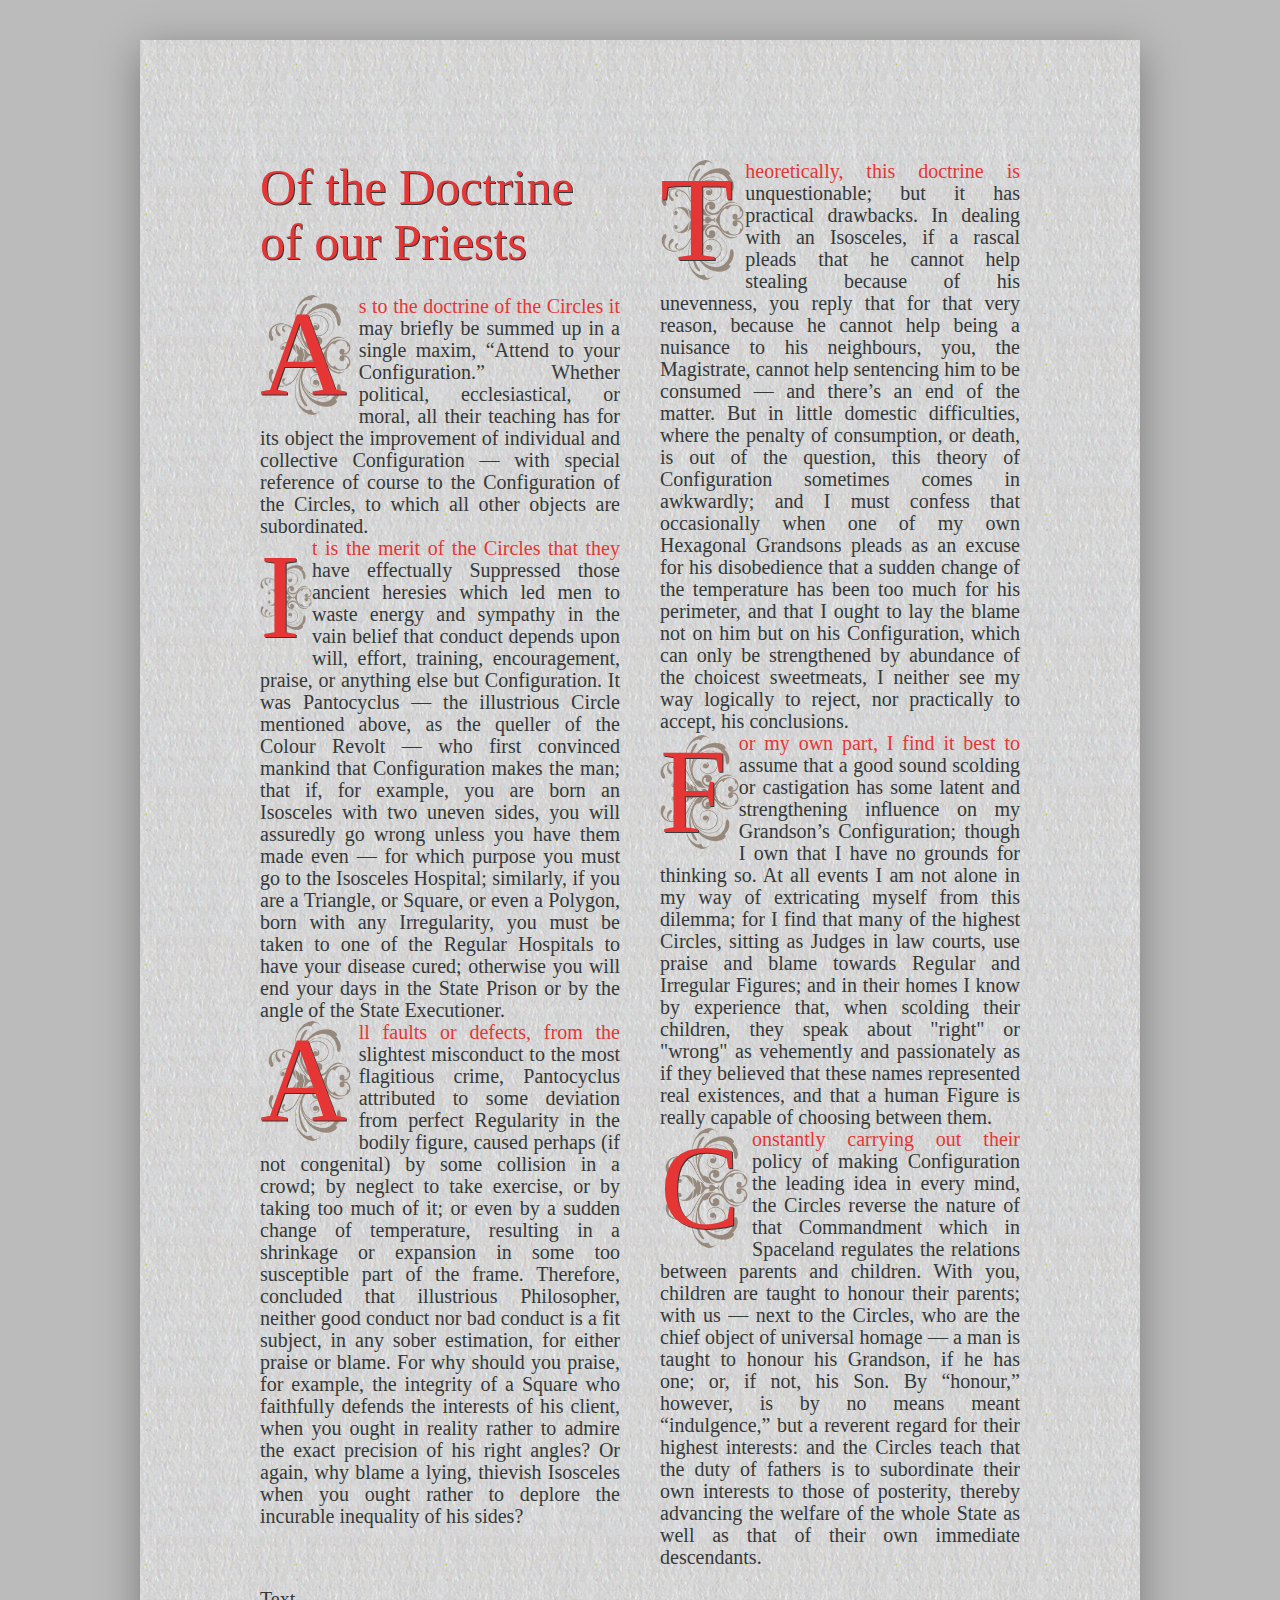
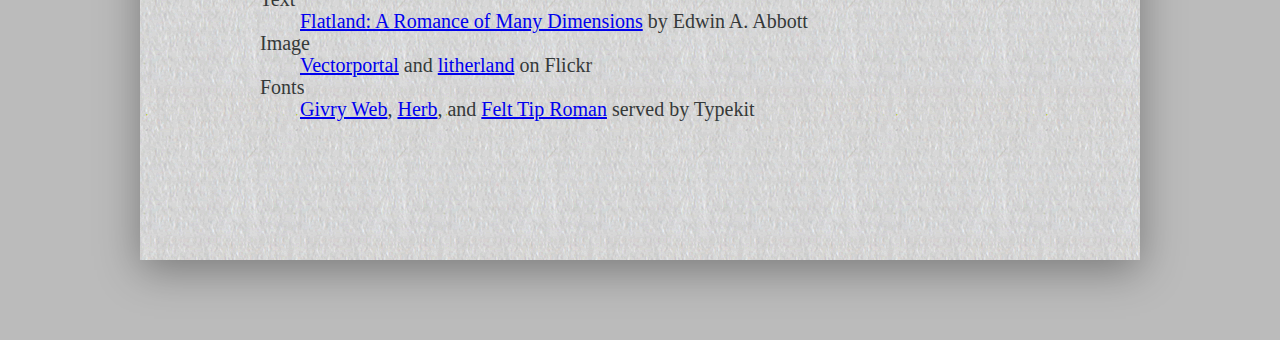
<file: early-printed-book/index.html>
<!DOCTYPE html>
<html>
  <head>
    <meta http-equiv="Content-type" content="text/html; charset=utf-8">
    <title>Early Printed Book | Get the Look</title>

    <meta name="viewport" content="width=1024">

    <!-- Typekit fonts -->
    <script type="text/javascript" src="http://use.typekit.com/dfy6hyx.js"></script>
    <script type="text/javascript">try{Typekit.load();}catch(e){}</script>

    <!-- CSS styles -->
    <link rel="stylesheet" href="styles.css" type="text/css">

  </head>
  <body>

    <div class="page">

      <div class="content">
        <h1>Of the Doctrine of our Priests</h1>
        <p>
          As to the doctrine of the Circles it may briefly be summed up in a
          single maxim, &ldquo;Attend to your Configuration.&rdquo; Whether
          political, ecclesiastical, or moral, all their teaching has for its
          object the improvement of individual and collective Configuration
          &mdash; with special reference of course to the Configuration of the
          Circles, to which all other objects are subordinated.
        </p>
        <p>
          It is the merit of the Circles that they have effectually Suppressed
          those ancient heresies which led men to waste energy and sympathy in
          the vain belief that conduct depends upon will, effort, training,
          encouragement, praise, or anything else but Configuration. It was
          Pantocyclus &mdash; the illustrious Circle mentioned above, as the
          queller of the Colour Revolt &mdash; who first convinced mankind that
          Configuration makes the man; that if, for example, you are born an
          Isosceles with two uneven sides, you will assuredly go wrong unless
          you have them made even &mdash; for which purpose you must go to the
          Isosceles Hospital; similarly, if you are a Triangle, or Square, or
          even a Polygon, born with any Irregularity, you must be taken to one
          of the Regular Hospitals to have your disease cured; otherwise you
          will end your days in the State Prison or by the angle of the State
          Executioner.
        </p>
        <p>
          All faults or defects, from the slightest misconduct to the most
          flagitious crime, Pantocyclus attributed to some deviation from
          perfect Regularity in the bodily figure, caused perhaps (if not
          congenital) by some collision in a crowd; by neglect to take exercise,
          or by taking too much of it; or even by a sudden change of
          temperature, resulting in a shrinkage or expansion in some too
          susceptible part of the frame. Therefore, concluded that illustrious
          Philosopher, neither good conduct nor bad conduct is a fit subject, in
          any sober estimation, for either praise or blame. For why should you
          praise, for example, the integrity of a Square who faithfully defends
          the interests of his client, when you ought in reality rather to
          admire the exact precision of his right angles? Or again, why blame a
          lying, thievish Isosceles when you ought rather to deplore the
          incurable inequality of his sides?
        </p>
        <p>
          Theoretically, this doctrine is unquestionable; but it has practical
          drawbacks. In dealing with an Isosceles, if a rascal pleads that he
          cannot help stealing because of his unevenness, you reply that for
          that very reason, because he cannot help being a nuisance to his
          neighbours, you, the Magistrate, cannot help sentencing him to be
          consumed &mdash; and there&rsquo;s an end of the matter. But in little
          domestic difficulties, where the penalty of consumption, or death, is
          out of the question, this theory of Configuration sometimes comes in
          awkwardly; and I must confess that occasionally when one of my own
          Hexagonal Grandsons pleads as an excuse for his disobedience that a
          sudden change of the temperature has been too much for his perimeter,
          and that I ought to lay the blame not on him but on his Configuration,
          which can only be strengthened by abundance of the choicest
          sweetmeats, I neither see my way logically to reject, nor practically
          to accept, his conclusions.
        </p>
        <p>
          For my own part, I find it best to assume that a good sound scolding
          or castigation has some latent and strengthening influence on my
          Grandson&rsquo;s Configuration; though I own that I have no grounds
          for thinking so. At all events I am not alone in my way of extricating
          myself from this dilemma; for I find that many of the highest Circles,
          sitting as Judges in law courts, use praise and blame towards Regular
          and Irregular Figures; and in their homes I know by experience that,
          when scolding their children, they speak about "right" or "wrong" as
          vehemently and passionately as if they believed that these names
          represented real existences, and that a human Figure is really capable
          of choosing between them.
        </p>
        <p>
          Constantly carrying out their policy of making Configuration the
          leading idea in every mind, the Circles reverse the nature of that
          Commandment which in Spaceland regulates the relations between parents
          and children. With you, children are taught to honour their parents;
          with us &mdash; next to the Circles, who are the chief object of
          universal homage &mdash; a man is taught to honour his Grandson, if he
          has one; or, if not, his Son. By &ldquo;honour,&rdquo; however, is by
          no means meant &ldquo;indulgence,&rdquo; but a reverent regard for
          their highest interests: and the Circles teach that the duty of
          fathers is to subordinate their own interests to those of posterity,
          thereby advancing the welfare of the whole State as well as that of
          their own immediate descendants.
        </p>
      </div>

      <dl class="credits">
        <dt>Text</dt>
        <dd><a href="http://en.wikipedia.org/wiki/Flatland">Flatland: A Romance of Many Dimensions</a> by Edwin A. Abbott</dd>
        <dt>Image</dt>
        <dd><a href="http://www.flickr.com/photos/vectorportal/5517461069/">Vectorportal</a> and <a href="http://www.flickr.com/photos/litherland/320264147/">litherland</a> on Flickr</dd>
        <dt>Fonts</dt>
        <dd><a href="https://typekit.com/fonts/givry-web">Givry Web</a>, <a href="https://typekit.com/fonts/herb">Herb</a>, and <a href="https://typekit.com/fonts/felt-tip-roman">Felt Tip Roman</a> served by Typekit</dd>
      </dl>

    </div>

  </body>
</html>
</file>
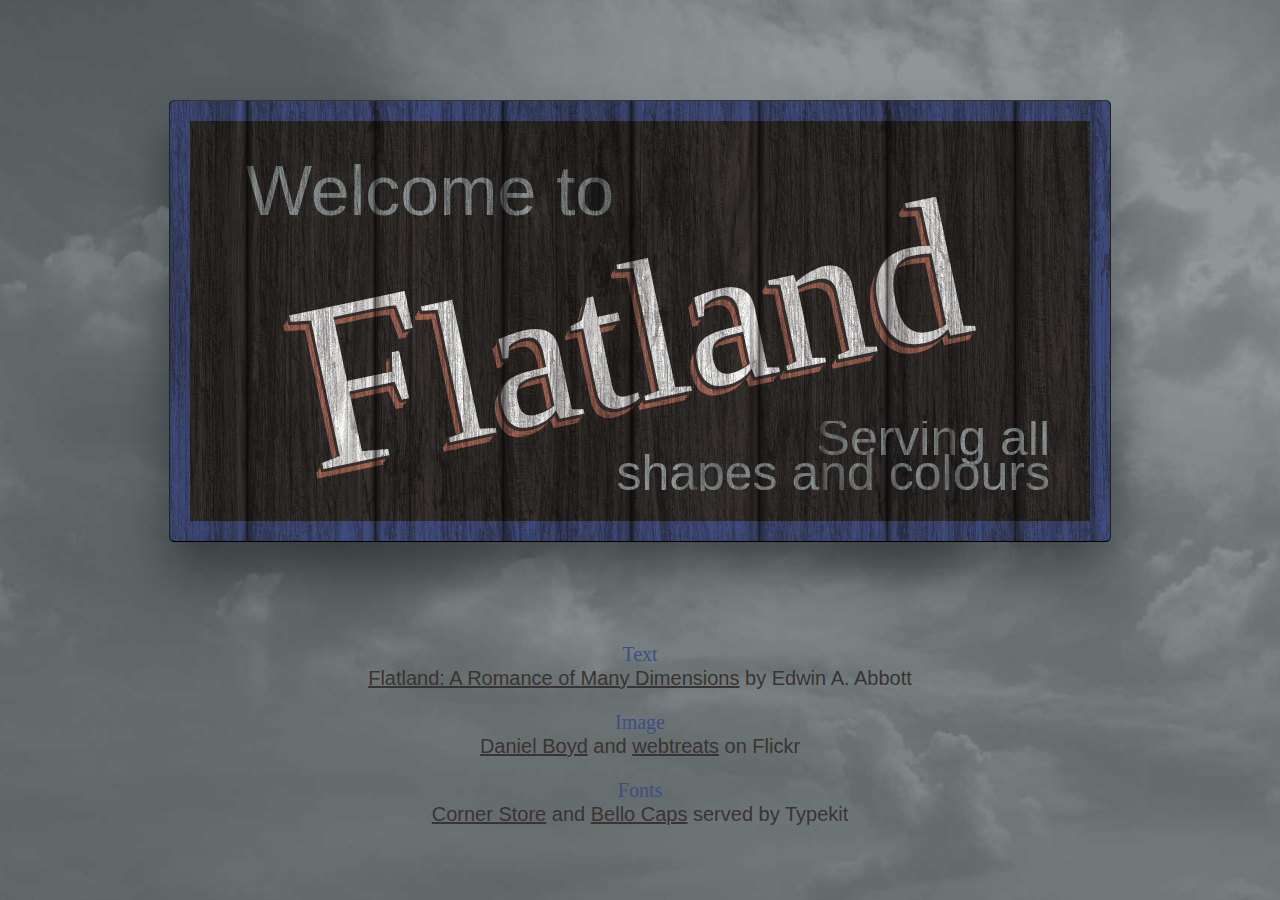
<file: hand-painted-sign/index.html>
<!DOCTYPE html>
<html>
  <head>
    <meta http-equiv="Content-type" content="text/html; charset=utf-8">
    <title>Hand-Painted Sign | Get the Look</title>

    <meta name="viewport" content="width=1024">

    <!-- Typekit fonts -->
    <script type="text/javascript" src="http://use.typekit.com/umo5mtn.js"></script>
    <script type="text/javascript">try{Typekit.load();}catch(e){}</script>

    <!-- CSS styles -->
    <link rel="stylesheet" href="styles.css" type="text/css">

  </head>
  <body>

    <div class="sign">
      <h1>
        <span class="welcome">Welcome to</span>
        <span class="name">Flatland</span>
      </h1>
      <h2>
        <span class="line">Serving all</span>
        <span class="line">shapes and colours</span>
      </h2>
    </div>

    <dl class="credits">
      <dt>Text</dt>
      <dd><a href="http://en.wikipedia.org/wiki/Flatland">Flatland: A Romance of Many Dimensions</a> by Edwin A. Abbott</dd>
      <dt>Image</dt>
      <dd><a href="http://www.flickr.com/photos/dannykboyd/4746718211/">Daniel Boyd</a> and <a href="http://www.flickr.com/photos/webtreatsetc/4451865583/">webtreats</a> on Flickr</dd>
      <dt>Fonts</dt>
      <dd><a href="https://typekit.com/fonts/corner-store">Corner Store</a> and <a href="https://typekit.com/fonts/bello-caps">Bello Caps</a> served by Typekit</dd>
    </dl>

  </body>
</html>
</file>
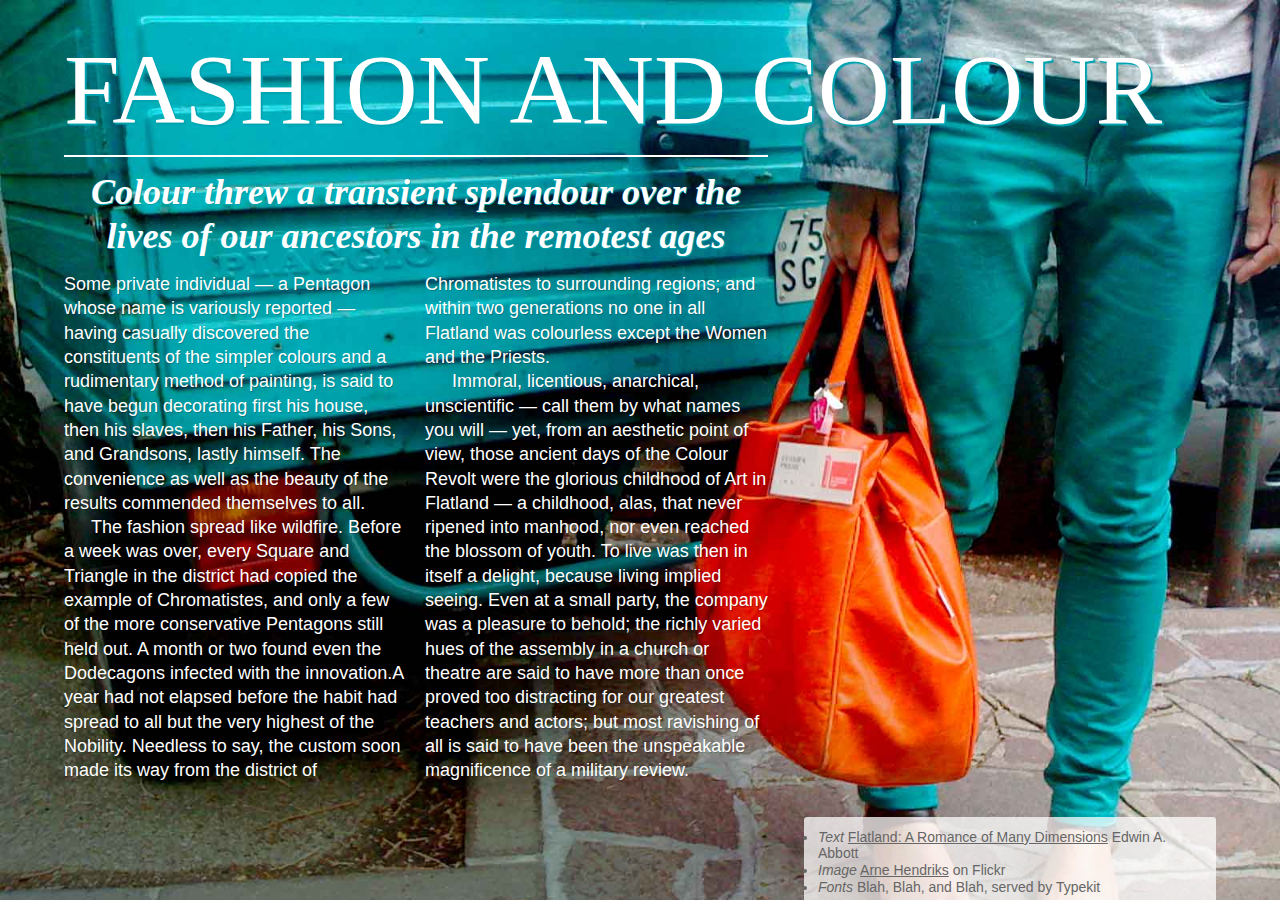
<file: magazine-spread/index.html>
<!DOCTYPE html>
<html>
  <head>
    <meta http-equiv="Content-type" content="text/html; charset=utf-8">
    <title>Magazine Spread | Get the Look</title>
    <link rel="stylesheet" href="styles.css" type="text/css">
  </head>
  <body>
    <div class="heading">
      <h1>Fashion and Colour</h1>
      <h2>Colour threw a transient splendour over the lives of our ancestors in the remotest ages</h2>
    </div>
    <div class="text">
      <p>
        Some private individual — a Pentagon whose name is variously reported —
        having casually discovered the constituents of the simpler colours and a
        rudimentary method of painting, is said to have begun decorating first
        his house, then his slaves, then his Father, his Sons, and Grandsons,
        lastly himself. The convenience as well as the beauty of the results
        commended themselves to all.
      </p>
      <p>
        The fashion spread like wildfire. Before a week was over, every Square
        and Triangle in the district had copied the example of Chromatistes,
        and only a few of the more conservative Pentagons still held out. A
        month or two found even the Dodecagons infected with the innovation.A
        year had not elapsed before the habit had spread to all but the very
        highest of the Nobility. Needless to say, the custom soon made its way
        from the district of Chromatistes to surrounding regions; and within two
        generations no one in all Flatland was colourless except the Women and
        the Priests.
      </p>
      <p>
        Immoral, licentious, anarchical, unscientific — call them by what names
        you will — yet, from an aesthetic point of view, those ancient days of
        the Colour Revolt were the glorious childhood of Art in Flatland — a
        childhood, alas, that never ripened into manhood, nor even reached the
        blossom of youth. To live was then in itself a delight, because living
        implied seeing. Even at a small party, the company was a pleasure to
        behold; the richly varied hues of the assembly in a church or theatre
        are said to have more than once proved too distracting for our greatest
        teachers and actors; but most ravishing of all is said to have been the
        unspeakable magnificence of a military review.
      </p>
    </div>
    <ul class="credits">
      <li><em>Text</em> <a href="http://en.wikipedia.org/wiki/Flatland">Flatland: A Romance of Many Dimensions</a> Edwin A. Abbott</li>
      <li><em>Image</em> <a href="http://www.flickr.com/photos/arnehendriks/3608648382/">Arne Hendriks</a> on Flickr</li>
      <li><em>Fonts</em> Blah, Blah, and Blah, served by Typekit</li>
    </ul>
  </body>
</html>
</file>
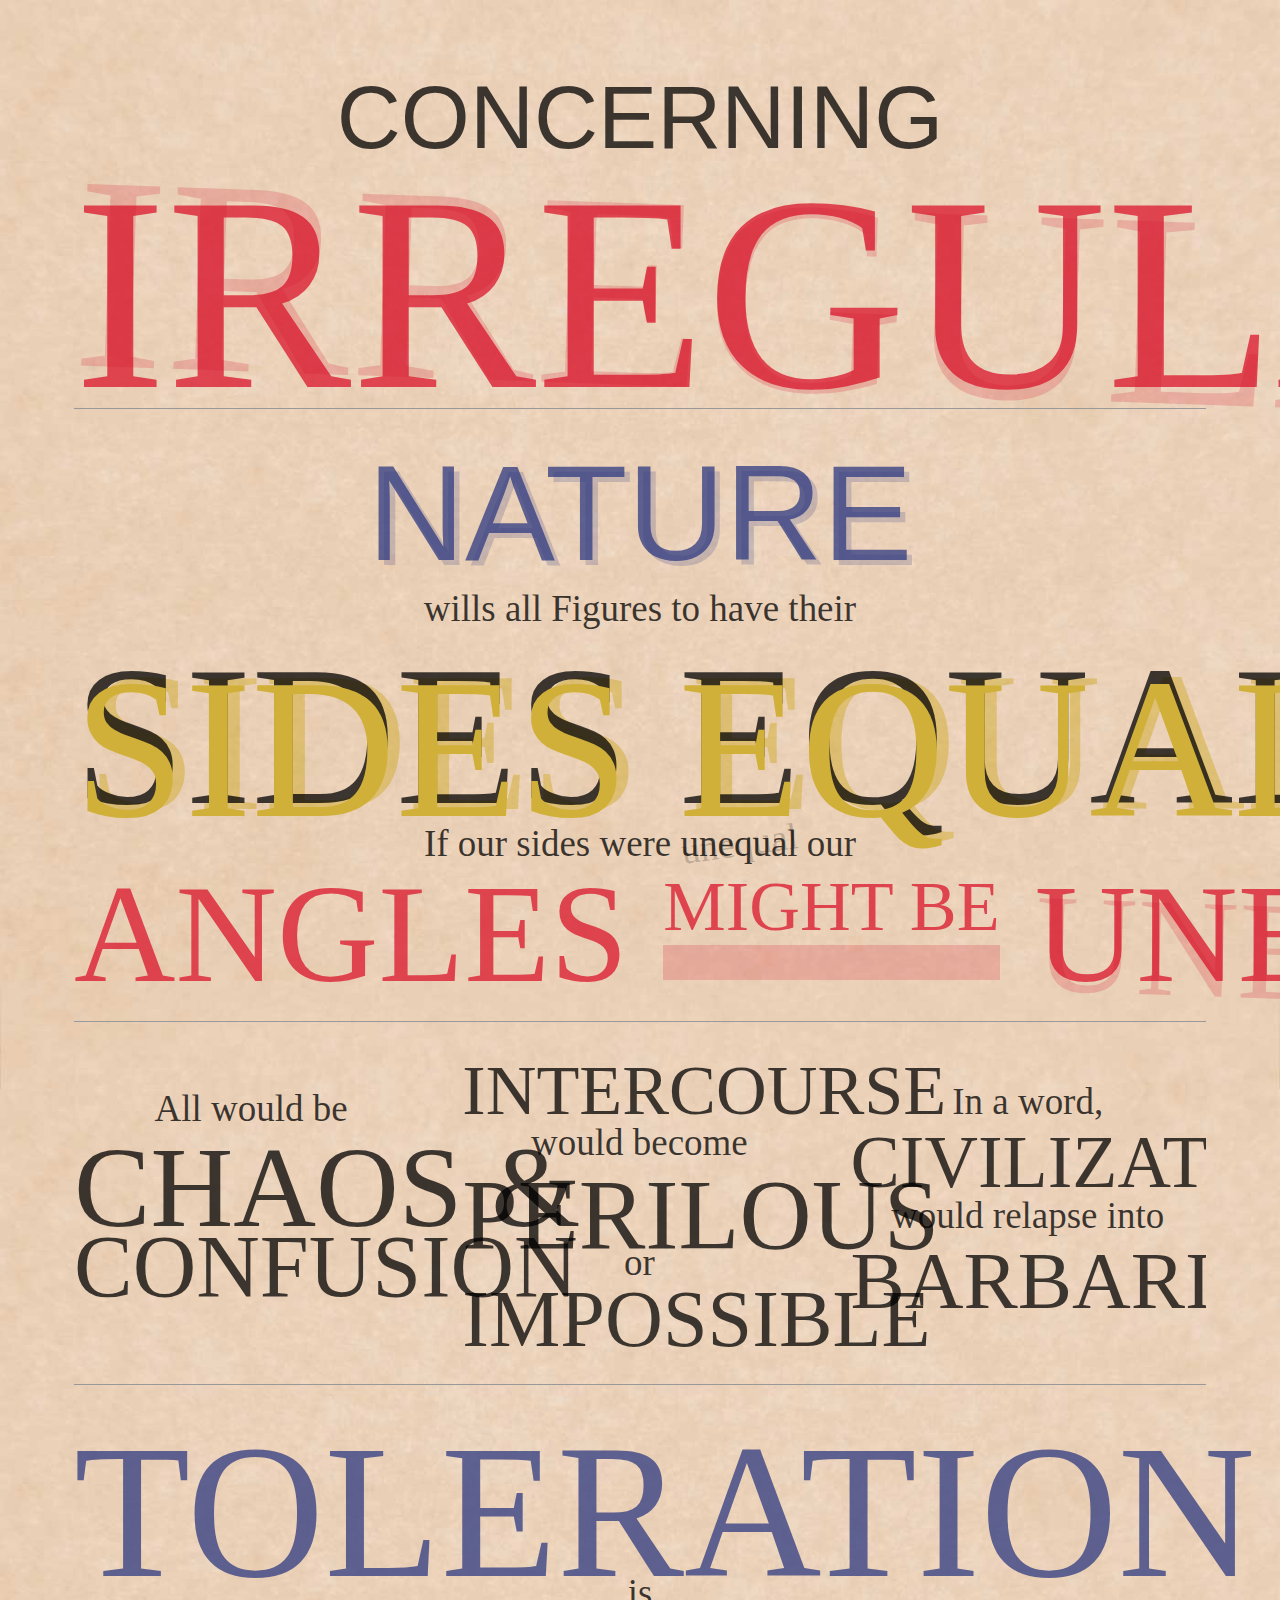
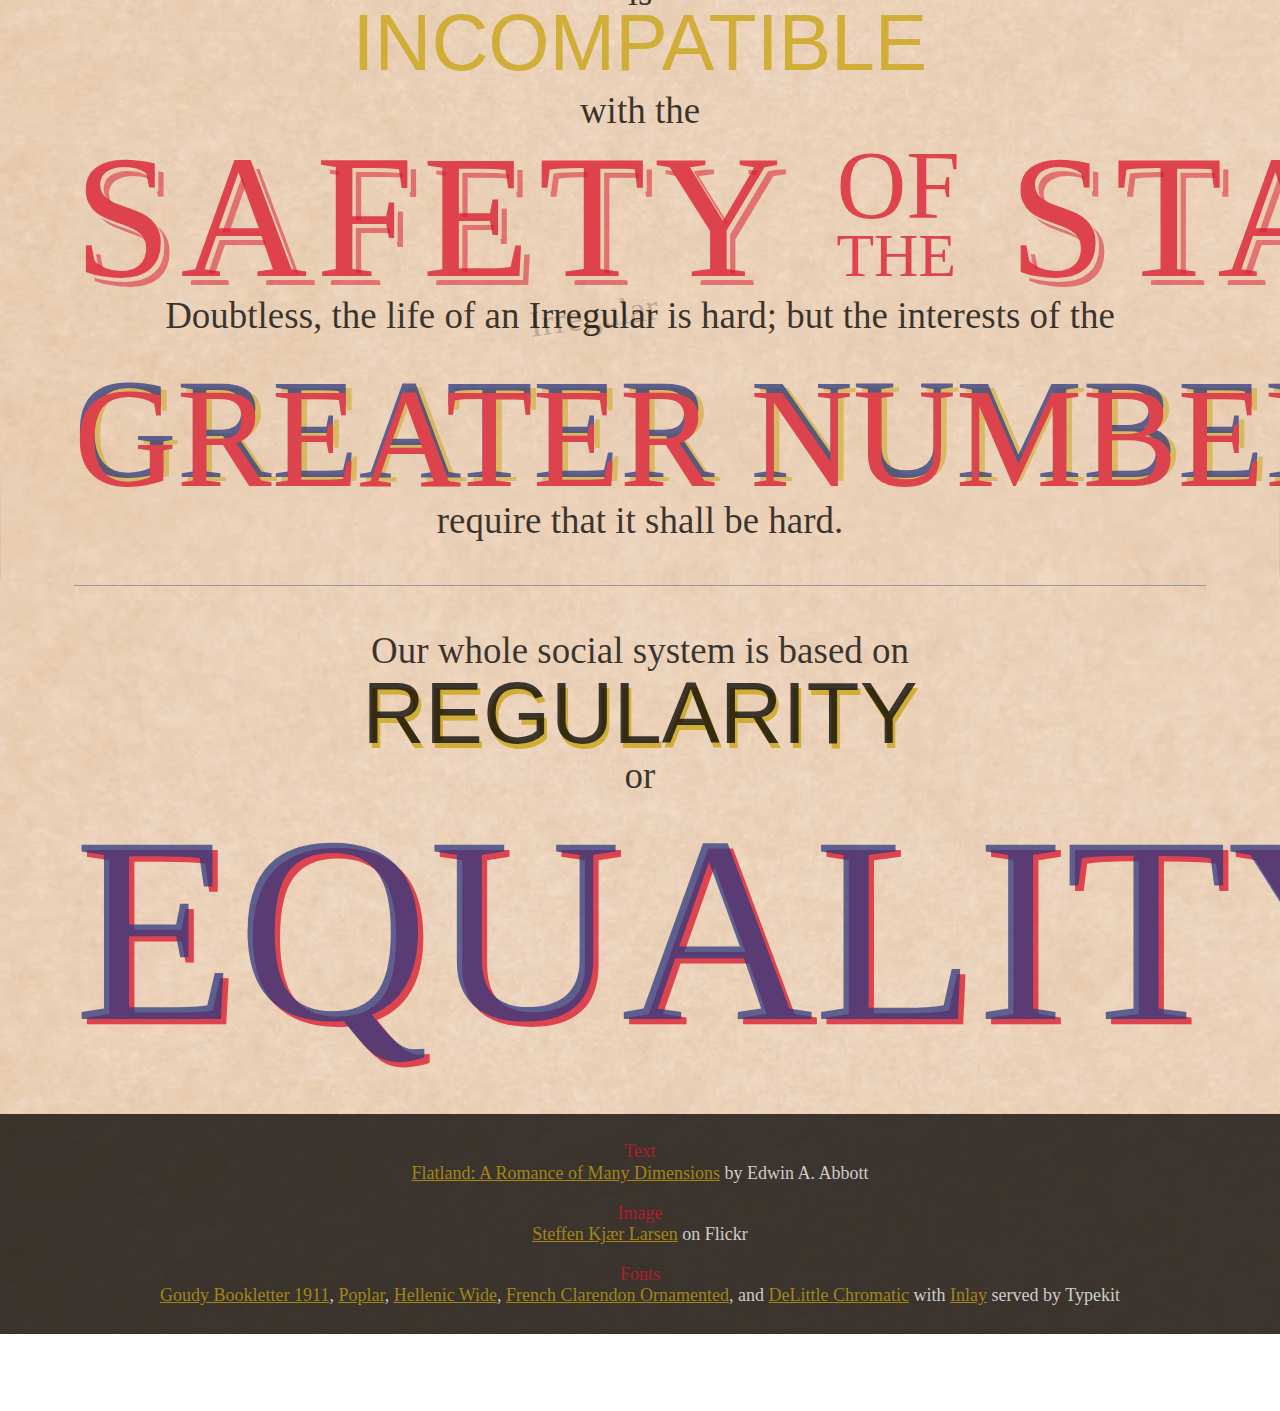
<file: wood-type-poster/index.html>
<!DOCTYPE html>
<html>
  <head>
    <meta http-equiv="Content-type" content="text/html; charset=utf-8">
    <title>Wood Type Poster | Get the Look</title>

    <!-- Typekit fonts -->
    <script type="text/javascript" src="http://use.typekit.com/rck3htg.js"></script>
    <script type="text/javascript">try{Typekit.load();}catch(e){}</script>

    <!-- jQuery and FitText libraries -->
    <script src="https://ajax.googleapis.com/ajax/libs/jquery/1.7.1/jquery.min.js"></script>
    <script src="../shared/js/jquery.fittext.js"></script>

    <!-- CSS styles -->
    <link rel="stylesheet" href="styles.css" type="text/css">

    <!-- Create content for Chroma overlays and set up FitText -->
    <script>
      $(function() {
        $('.chroma, .misprint').each(function() {
          $(this).attr('data-content', $(this).text());
        });
        $('.poster').fitText(3.05);
      });
    </script>

  </head>
  <body>

    <div class="poster">

      <h1>
        <strong class="wide">Concerning</strong>
        <strong class="condensed"><span class="misprint">Irregular</span> Figures</strong>
      </h1>

      <p class="para1">
        <strong class="wide">Nature</strong> wills all Figures to have their
        <strong class="chroma">sides equal</strong><span class="punc">.</span>
        If our sides were <span class="misprint">unequal</span> our
        <strong class="regular">angles <small>might be</small> <span class="misprint">unequal</span></strong><span class="punc">.</span>
      </p>

      <p class="para2">
        <span class="block1">
          All would be
          <strong class="regular">chaos &</strong> <strong class="regular">confusion</strong><span class="punc">.</span>
        </span>
        <span class="block2">
          <strong class="regular">Intercourse</strong> would become
          <strong class="regular">perilous</strong>
          or
          <strong class="regular">impossible</strong><span class="punc">.</span>
        </span>
        <span class="block3">
          In a word,
          <strong class="regular">civilization</strong>
          would relapse into
          <strong class="regular">barbarism</strong><span class="punc">.</span>
        </span>
      </p>

      <p class="para3">
        <strong class="condensed">Toleration <small>of</small> <span class="misprint">Irregularity</span></strong> is
        <strong class="wide">incompatible</strong> with the
        <strong class="regular">safety <small>of</small> <small>the</small> State</strong><span class="punc">.</span>
        Doubtless, the life of an <span class="misprint">Irregular</span> is hard; but the interests of the
        <strong class="chroma">Greater Number</strong>
        require that it shall be hard.
      </p>

      <p class="para4">
        Our whole social system is based on
        <strong class="wide">Regularity</strong><span class="punc">,</span>
        or
        <strong class="condensed">Equality of Angles</strong><span class="punc">.</span>
      </p>

    </div>

    <dl class="credits">
      <dt>Text</dt>
      <dd><a href="http://en.wikipedia.org/wiki/Flatland">Flatland: A Romance of Many Dimensions</a> by Edwin A. Abbott</dd>
      <dt>Image</dt>
      <dd><a href="http://www.flickr.com/photos/steffen-larsen/2646553223/">Steffen Kjær Larsen</a> on Flickr</dd>
      <dt>Fonts</dt>
      <dd>
        <a href="https://typekit.com/fonts/goudy-bookletter-1911">Goudy Bookletter 1911</a>,
        <a href="https://typekit.com/fonts/poplar-std">Poplar</a>,
        <a href="https://typekit.com/fonts/hellenic-wide">Hellenic Wide</a>,
        <a href="https://typekit.com/fonts/french-clarendon-ornamented">French Clarendon Ornamented</a>,
        and <a href="https://typekit.com/fonts/delittle-chromatic">DeLittle Chromatic</a> with
        <a href="https://typekit.com/fonts/delittle-chromatic-inlay">Inlay</a>
        served by Typekit
      </dd>
    </dl>

  </body>
</html>
</file>
<file: early-printed-book/styles.css>
/**
 * Colors:
 * Red   - #e53635
 * Gold  - #816e5d
 * Black - #353939
 */

/* Overall document and type */

html,
body {
  margin: 0;
  padding: 0;
}

html {
  background: #bbb;
  color: #353939;
  font: normal 400 125%/1.1 "herb", cursive;
}

h1 {
  font-family: "givry", cursive;
  font-weight: 400;
}

.credits {
  font-family: "felt-tip-roman", cursive;
}

/* Book page and layout */

.page {
  background: url(images/paper.gif);
  -moz-box-shadow: 0 0.5em 2em rgba(0, 0, 0, 0.35);
  -webkit-box-shadow: 0 0.5em 2em rgba(0, 0, 0, 0.35);
  box-shadow: 0 0.5em 2em rgba(0, 0, 0, 0.35);
  margin: 2em auto 4em;
  padding: 6em;
  width: 38em;
}

.content {
  -moz-column-count: 2;
  -webkit-column-count: 2;
  column-count: 2;
  -moz-column-gap: 2em;
  -webkit-column-gap: 2em;
  column-gap: 2em;
}

.page h1 {
  font-size: 2.5em;
  margin: 0 0 0.5em;
}

.page p {
  -moz-hyphens: auto;
  -webkit-hyphens: auto;
  hyphens: auto;
  margin: 0;
  text-align: justify;
}

/* Rubrication of headlines and first letters */

.page h1 {
  color: #e53635;
  text-shadow: 1px 1px 0 #353939;
}

.page p:first-letter {
  background: url(images/rubrication.png) no-repeat center center;
  background-size: contain;
  color: #e53635;
  float: left;
  font: normal 400 6em/1 "givry", cursive;
  padding-right: 0.1em;
  text-align: center;
  text-shadow: 1px 1px 0 #353939;
  width: 0.75em;
}

.page p:first-line {
  color: #e53635;
}
</file>
<file: hand-painted-sign/styles.css>
/*
Colors:
  Dark gray     #393431
  Light gray    #959d9f
  Rust          #b06955
  Blue/purple   #3f4e85
  White         #fff
*/

/* Overall page */

html,
body {
  margin: 0;
  padding: 0;
}

html {
  background: #959d9f url(images/background.jpg) repeat top center;
  background-size: cover;
  color: #393431;
  font-size: 62.5%;
  min-height: 100%;
  min-width: 100em;
}

a {
  color: #393431;
}

a:hover {
  color: #222;
}

/* Sign container and shapes */

.sign {
  background: #000 url(images/wood.png) 4.5em 0;
  border: 1px solid #000;
  border-color: #393431 #222 #000;
  -moz-border-radius: 0.5em;
  -webkit-border-radius: 0.5em;
  border-radius: 0.5em;
  box-shadow: 0 3em 5em rgba(0, 0, 0, 0.4);
  margin: 10em auto;
  height: 44em;
  position: relative;
  width: 94em;
}

.sign h1 {
  border: 2em solid #3f4e85;
  -moz-border-radius: 0.5em;
  -webkit-border-radius: 0.5em;
  border-radius: 0.5em;
  font-size: 100%;
  height: 40em;
  margin: 0;
  -webkit-mask: url(images/wood.png) 4.5em 0;
  mask: url(images/wood.png) 4.5em 0;
  position: relative;
  z-index: 2;
}

/* Main sign heading */

.sign h1 .name {
  color: #fff;
  display: block;
  font: 400 normal 20em/1 "corner-store", cursive;
  left: -0.05em;
  position: absolute;
  text-align: center;
  text-shadow: -3px 3px 0 #393431, 0 3px 0 #393431, -3px 0 0 #393431, -4px 4px 0 #b06955, -6px 6px 0 #b06955, -8px 8px 0 #b06955;
  top: 0.4em;
  -moz-transform: rotate(-12deg);
  -ms-transform: rotate(-12deg);
  -o-transform: rotate(-12deg);
  -webkit-transform: rotate(-12deg);
  transform: rotate(-12deg);
  width: 100%;
}

.sign h1 .name:first-letter {
  font-size: 1.2em;
}

/* Additional sign text */

.sign h1 .welcome,
.sign h2 {
  color: #959d9f;
  font: 400 normal 7em/1 "bello-caps", sans-serif;
  position: absolute;
}

.sign h1 .welcome {
  left: 0.8em;
  top: 0.5em;
}

.sign h2 {
  bottom: 1em;
  font-size: 5em;
  line-height: 0.7;
  margin: 0;
  -webkit-mask: url(images/wood.png) -9.32em -6em;
  mask: url(images/wood.png) -9.32em -6em;
  right: 1.2em;
  text-align: right;
  z-index: 3;
}

.sign h2 .line {
  display: block;
}

/* Credits */

.credits {
  font: 400 normal 2em/1.2 "bello-caps", sans-serif;
  margin: 2em 0;
  text-align: center;
}

.credits dt {
  color: #3f4e85;
  font-family: "corner-store", cursive;
  margin: 0;
}

.credits dd {
  margin: 0 0 1em;
}
</file>
<file: magazine-spread/styles.css>
/*
Colors:
  Orange        #ff4f00
  Mid orange    #d20000
  Blue          #00a3b0
  Dark blue     #003143
*/

/* Overall Page */

html,
body {
  margin: 0;
  padding: 0;
}

html {
  background: #00a3b0 url(images/background.jpg) no-repeat top center;
  background-size: cover;
  font-size: 62.5%;
  min-height: 100%;
  position: relative;
}

/* Headings */

.heading {
  color: #fff;
}

/* Main heading */

.heading h1 {
  font: 400 normal 10em/0.8 "abril-fatface", serif;
  margin: 0;
  padding: 0.5em 0 0.25em 5%;
  text-shadow: 1px 1px 0 #00a3b0, 2px 2px 1px #00a3b0;
  text-transform: uppercase;
  white-space: nowrap;
}

.heading h1 .word1 {
  display: block;
  font-size: 1.28em;
}

.heading h1 .ampersand {
  color: #ff4f00;
  font-size: 0.9em;
  margin-left: 0.6em;
  text-shadow: 1px 1px 1px #dd0800, 2px 2px 1px #dd0800;
  vertical-align: top;
}

/* Sub heading */

.heading h2 {
  border-top: 2px solid #fff;
  font: 600 italic 3.6em/1.2 "abril-display", serif;
  margin: 0 40% 0 5%;
  padding: 0.4em 0;
  text-align: center;
  text-shadow: 1px 1px 0 #00a3b0;
}

/* Text and credits */

.text,
.credits {
  color: #fff;
  font: 300 normal 1.8em/1.35 "freight-sans-pro", sans-serif;
}

.text {
  -moz-column-count: 2;
  -webkit-column-count: 2;
  column-count: 2;
  -moz-column-gap: 1em;
  -webkit-column-gap: 1em;
  column-gap: 1em;
  margin: 0 40% 2em 5%;
  text-shadow: 1px 1px 0 rgba(0, 0, 0, 0.2);
}

.text p {
  margin: 0;
}

.text p + p {
  text-indent: 1.5em;
}

.credits {
  background: rgba(255, 255, 255, 0.75);
  -moz-border-radius: 3px 3px 0 0;
  -webkit-border-radius: 3px 3px 0 0;
  border-radius: 3px 3px 0 0;
  bottom: 0;
  color: #666;
  font-size: 1.4em;
  line-height: 1.2;
  margin: 0;
  max-width: 30%;
  padding: 0.8em 1em 0.3em;
  position: absolute;
  right: 5%;
}

.credits dt {
  color: #ff4f00;
  font-style: normal;
  float: left;
}

.credits dd {
  margin: 0 0 0.5em 3.2em;
}

.credits a {
  color: #666;
}

/* 1024px breakpoint */
@media screen and (max-width: 1024px) {

  html {
    background-image: none;
  }

  .heading {
    background: url(images/background.jpg) no-repeat top center;
    background-size: cover;
    border-bottom: 2px solid #fff;
    min-height: 500px;
  }

  .heading h2 {
    border-top: 0;
    margin: 0 5%;
    padding-bottom: 1em;
    text-align: left;
    text-shadow: 1px 1px 0 #003143;
  }

  .text {
    margin: 1em 5% 2em;
  }

  .credits {
    background: #fff;
    -moz-border-radius: 0;
    -webkit-border-radius: 0;
    border-radius: 0;
    padding: 1em 5%;
    position: static;
    max-width: none;
  }

}

/* 640px breakpoint */
@media screen and (max-width: 640px) {

  .heading {
    background: #003143;
    border-bottom: 0;
    min-height: 0;
  }

  .heading h1 {
    background: url(images/background.jpg) no-repeat top center;
    background-size: cover;
    border-bottom: 2px solid #fff;
    min-height: 300px;
  }

  .heading h2 {
    font-size: 2.6em;
    padding: 1em 0;
  }

  .text {
    -moz-column-count: 1;
    -webkit-column-count: 1;
    column-count: 1;
  }

}
</file>
<file: wood-type-poster/styles.css>
/*
Colors:
  Red/pink    rgba(217, 20, 43, 0.75)     #dd434d
  Blue        rgba(45, 57, 128, 0.75)     #5d608f
  Yellow      rgba(199, 162, 12, 0.75)    #d1b03a
  Black       rgba(0, 0, 0, 0.75)         #3b342e
  Paper                                   #e9cdb2
*/

/* Overall page and typography */

html,
body {
  margin: 0;
  padding: 0;
}

body {
  background: url(images/paper.jpg) repeat top center;
  background-size: contain;
  color: #3b342e;
  color: rgba(0, 0, 0, 0.75);
  font: 400 normal 187.5%/1.5 "goudy-bookletter-1911", serif;
  text-align: center;
}

.poster {
  margin: 2em;
}

strong {
  display: block;
  font-weight: 400;
  line-height: 1;
  text-transform: uppercase;
  white-space: nowrap;
}

h1 {
  font-size: 100%;
}

.regular {
  font-family: "poplar-std", serif;
  line-height: 0.8;
  position: relative;
  top: 0.05em;
}

.wide {
  font-family: "hellenic-wide", sans-serif;
}

.condensed {
  font-family: "french-clarendon-ornamented", serif;
  line-height: 0.75;
  position: relative;
  top: 0.1em;
}

.chroma {
  font-family: "delittle-chromatic";
  position: relative;
}

.chroma:before {
  color: #999;
  content: attr(data-content);
  display: block;
  font-family: "delittle-chromatic-inlay";
  position: absolute;
  text-shadow: none;
  top: 0.065em;
  width: 100%;
}

.punc {
  display: none;
}

.misprint {
  position: relative;
  text-shadow: none;
}

.misprint:before {
  color: rgba(0, 0, 0, 0.2);
  content: attr(data-content);
  display: block;
  left: 0;
  position: absolute;
  text-shadow: none;
  top: -0.2em;
  -moz-transform: rotate(-8deg);
  -ms-transform: rotate(-8deg);
  -o-transform: rotate(-8deg);
  -webkit-transform: rotate(-8deg);
  transform: rotate(-8deg);
}

strong .misprint:before {
  color: rgba(217, 20, 43, 0.2);
  top: 0.2em;
  -moz-transform: rotate(2deg);
  -ms-transform: rotate(2deg);
  -o-transform: rotate(2deg);
  -webkit-transform: rotate(2deg);
  transform: rotate(2deg);
}

/* Layout */

h1, p {
  border-bottom: 1px solid #999;
  margin: 0 0 1em;
  padding: 0 0 1em;
}

p:last-of-type {
  border: 0;
}

.para2 {
  overflow: hidden;
}

.para2 .block1,
.para2 .block2,
.para2 .block3 {
  float: left;
  width: 31.3%;
}

.para2 .block1,
.para2 .block2 {
  padding: 0 3% 0 0;
}

.para2 .block1 {
  padding-top: 0.6em;
}

.para2 .block3 {
  padding-top: 0.4em;
}

/* Tweaks and full-width sizes (normalized for 1024px width) */

h1 .wide {
  font-size: 2.4em;
}

h1 .condensed {
  color: #dd434d;
  color: rgba(217, 20, 43, 0.75);
  font-size: 7.5em;
  text-shadow: 0.02em 0.04em 0 rgba(217, 20, 43, 0.2);
}

.para1 .wide {
  color: #5d608f;
  color: rgba(45, 57, 128, 0.75);
  font-size: 3.65em;
  text-shadow: 0.04em 0.04em 0 rgba(45, 57, 128, 0.2);
}

.para1 .chroma {
  font-size: 5.4em;
  margin-bottom: -0.1em;
  text-shadow: 0.06em 0.03em 0 rgba(199, 162, 12, 0.4);
}

.para1 .chroma:before {
  color: #d1b03a;
}

.para1 .regular {
  color: #dd434d;
  color: rgba(217, 20, 43, 0.75);
  font-size: 3.8em;
  text-shadow: none;
}

.para1 .regular small {
  border-bottom: 0.5em solid rgba(217, 20, 43, 0.2);
  font-size: 0.5em;
  vertical-align: top;
}

.para1 .regular .misprint:before {
  top: 0.3em;
}

.para2 .block1 .regular:first-of-type {
  font-size: 3.1em;
}

.para2 .block1 .regular {
  font-size: 2.38em;
}

.para2 .block2 .regular:first-of-type {
  font-size: 1.9em;
  margin: 0;
}

.para2 .block2 .regular {
  font-size: 2.7em;
  margin: 0 0 -0.15em;
}

.para2 .block2 .regular:last-of-type {
  font-size: 2.17em;
  margin: -0.1em 0 0;
}

.para2 .block3 .regular {
  font-size: 2em;
}

.para2 .block3 .regular:last-of-type {
  font-size: 2.2em;
}

.para3 .condensed {
  color: #5d608f;
  color: rgba(45, 57, 128, 0.75);
  font-size: 5.15em;
}

.para3 .condensed small {
  font-size: 0.5em;
  vertical-align: 47%;
}

.para3 .condensed .misprint:before {
  color: rgba(45, 57, 128, 0.2);
}

.para3 .wide {
  color: #d1b03a;
  color: rgba(199, 162, 12, 0.75);
  font-size: 2.13em;
  margin-top: -0.2em;
}

.para3 .regular {
  color: #dd434d;
  color: rgba(217, 20, 43, 0.75);
  font-size: 4.75em;
  letter-spacing: 0.05em;
  margin: 0 0 0.05em;
  text-shadow: 0.02em 0.02em 0 #e9cdb2, 0.05em 0.05em 0 rgba(217, 20, 43, 0.5);
}

.para3 .regular small:first-of-type {
  font-size: 0.55em;
  position: absolute;
  vertical-align: top;
}

.para3 .regular small {
  font-size: 0.35em;
  letter-spacing: 0;
  text-shadow: none;
}

.para3 .chroma {
  color: #5d608f;
  color: rgba(45, 57, 128, 0.75);
  font-size: 3.85em;
  margin: 0.1em 0 -0.05em;
  text-shadow: 0.04em 0.03em 0 rgba(199, 162, 12, 0.5);
}

.para3 .chroma:before {
  color: #dd434d;
}

.para4 .wide {
  font-size: 2.35em;
  margin: -0.1em 0;
  text-shadow: 0.03em 0.06em 0 rgba(199, 162, 12, 0.75);
}

.para4 .condensed {
  color: #5d608f;
  color: rgba(45, 57, 128, 0.75);
  font-size: 7.2em;
  text-shadow: 0.02em 0.02em 0 rgba(217, 20, 43, 0.75);
}

/* Credits */

.credits {
  background: #3b342e;
  background: rgba(0, 0, 0, 0.75);
  color: #fff;
  color: rgba(255, 255, 255, 0.75);
  font-size: 0.6em;
  line-height: 1.2;
  margin: 0;
  padding: 1.5em 1em 0.5em;
}

.credits dt {
  color: #dd434d;
  color: rgba(217, 20, 43, 0.75);
  margin: 0;
}

.credits dd {
  margin: 0 0 1em;
}

.credits a {
  color: #d1b03a;
  color: rgba(199, 162, 12, 0.75);
}

.credits a:hover {
  color: rgba(199, 162, 12, 1);
}
</file>
